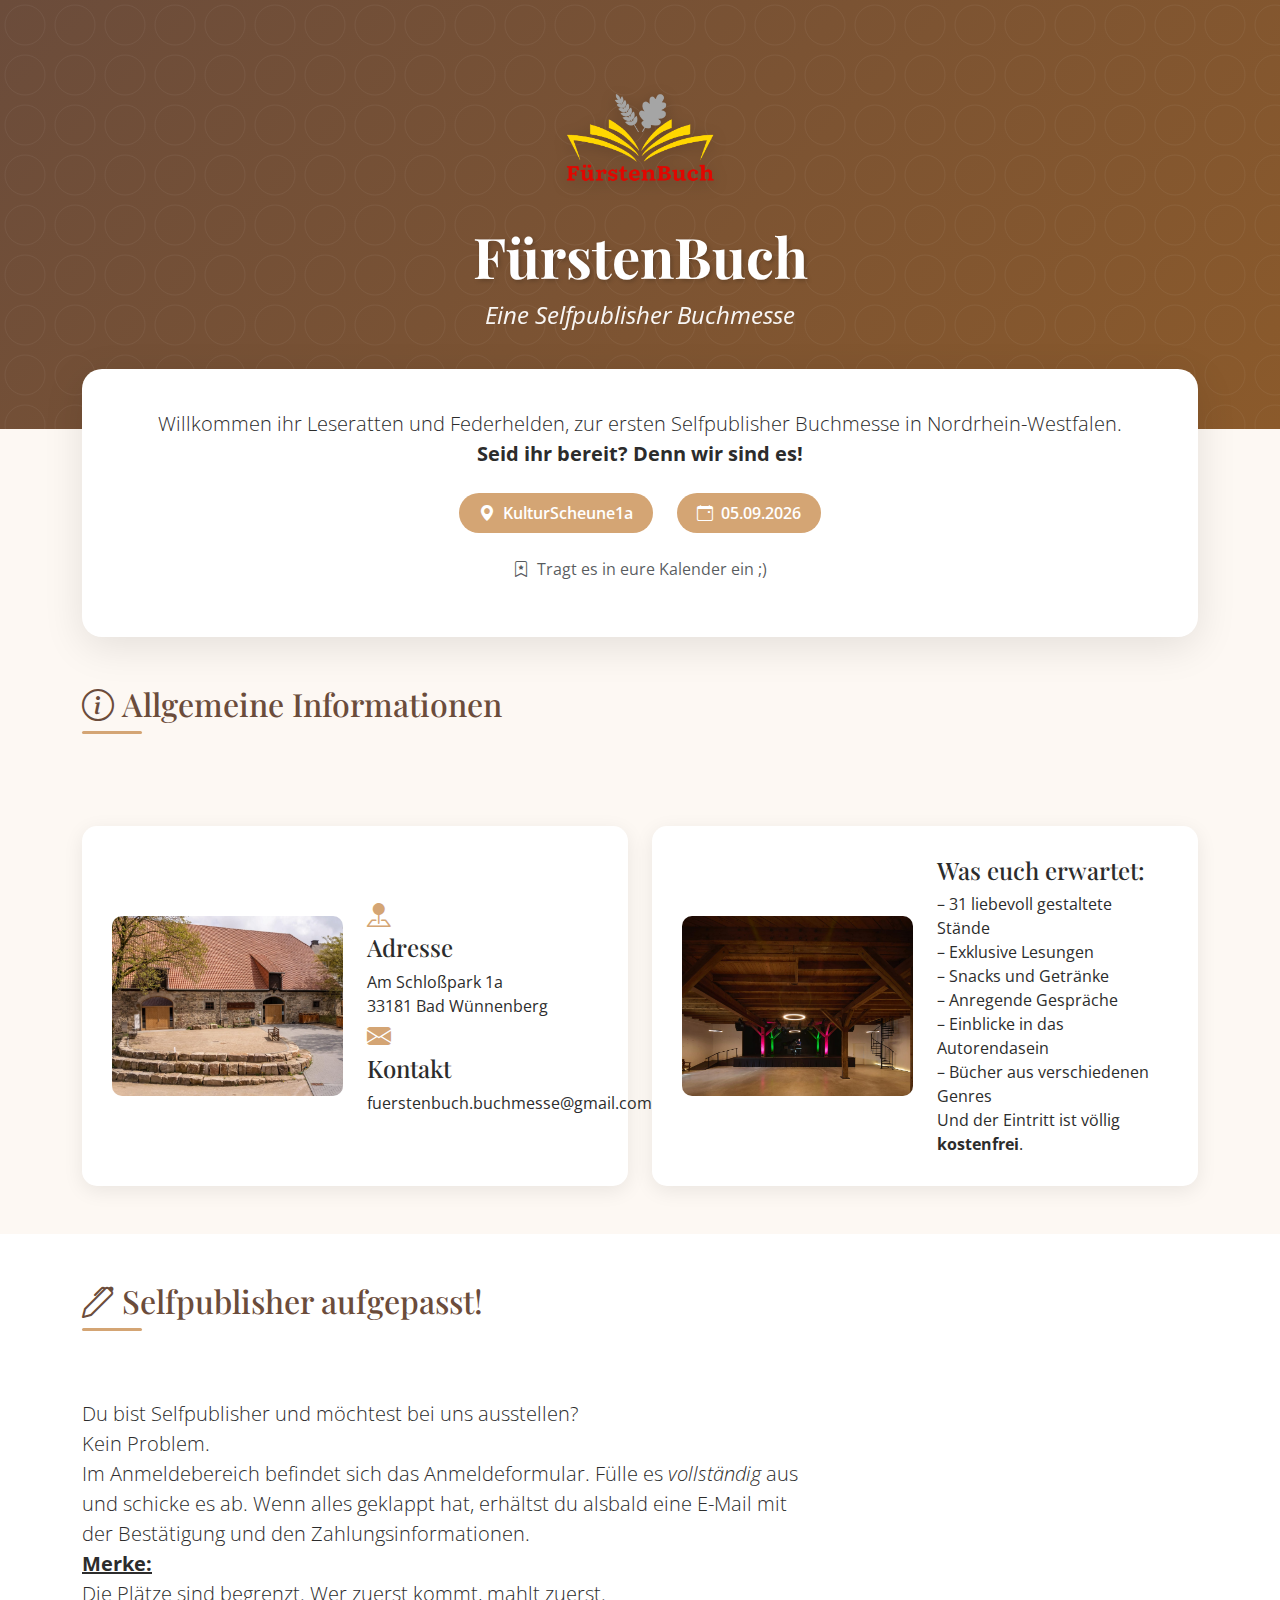
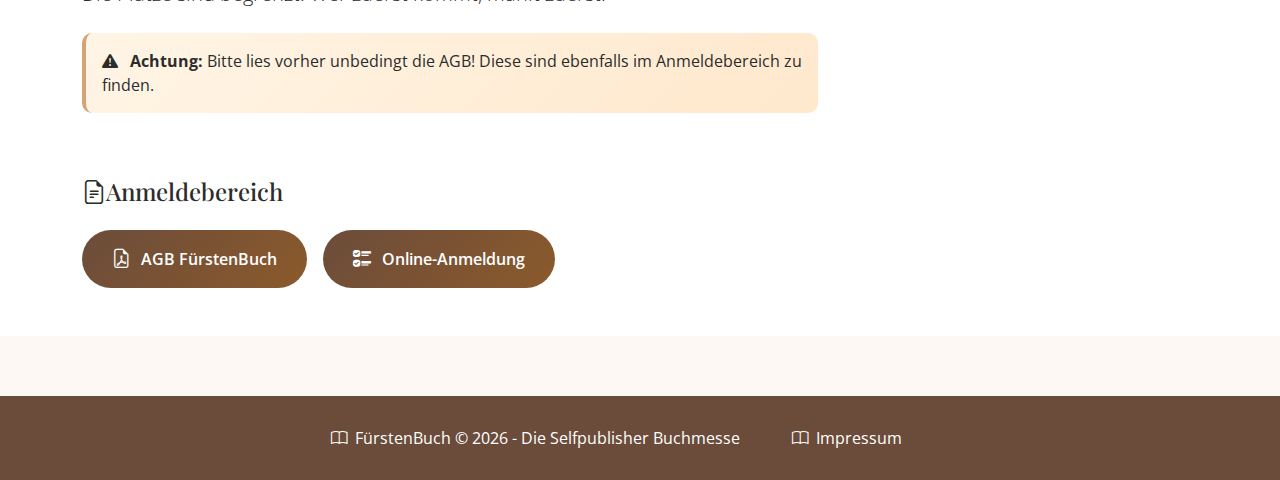
<file: index.html>
<!DOCTYPE html>
<html lang="de">
<head>
    <meta charset="UTF-8">
    <meta name="viewport" content="width=device-width, initial-scale=1.0">
    <title>FürstenBuch - Selfpublisher Buchmesse</title>
    
    <!-- Bootstrap 5 CSS -->
    <link href="https://cdn.jsdelivr.net/npm/bootstrap@5.3.2/dist/css/bootstrap.min.css" rel="stylesheet">
    <!-- Bootstrap Icons -->
    <link rel="stylesheet" href="https://cdn.jsdelivr.net/npm/bootstrap-icons@1.11.1/font/bootstrap-icons.css">
    <!-- Google Fonts -->
	<link href="https://fonts.googleapis.com/css2?family=Playfair+Display:wght@400;700&family=Open+Sans:wght@400;600;700&display=swap" rel="stylesheet">

    <!-- Custom Stylesheet -->
    <link rel="stylesheet" href="style.css">
</head>

<body>

    <!-- Hero Section -->
    <section class="hero-section text-center">
        <div class="container">
            <img src="Logo.png" alt="FürstenBuch Logo" class="hero-logo mb-4">
            <h1 class="hero-title">FürstenBuch</h1>
            <p class="hero-subtitle">Eine Selfpublisher Buchmesse</p>
        </div>
    </section>

    <!-- Event Info Card -->
    <div class="container">
        <div class="event-card text-center">
            <p class="lead mb-4">
                Willkommen ihr Leseratten und Federhelden, zur ersten Selfpublisher Buchmesse in Nordrhein-Westfalen.<br>
                <strong>Seid ihr bereit? Denn wir sind es!</strong>
            </p>
            <div class="row justify-content-center g-4">
                <div class="col-auto">
                    <span class="event-badge">
                        <i class="bi bi-geo-alt-fill me-2"></i>KulturScheune1a
                    </span>
                </div>
                <div class="col-auto">
                    <span class="event-badge">
                        <i class="bi bi-calendar-event me-2"></i>05.09.2026
                    </span>
                </div>
            </div>
            <p class="mt-4 text-muted">
                <i class="bi bi-bookmark-star me-2"></i>Tragt es in eure Kalender ein ;)
            </p>
        </div>
    </div>

    <!-- Allgemeine Informationen -->
    <section class="py-5">
        <div class="container">
            <h2 class="section-title">
                <i class="bi bi-info-circle me-2"></i>Allgemeine Informationen
            </h2>
            
            <div class="row mt-5 g-4">
				<div class="col-lg-6">
					<!-- Adresse -->
					<div class="info-card h-100">
						<div class="row">
							<div class="col-md-6 d-flex align-items-center justify-content-center">
								<img src="kulturscheune-aussen.jpeg" alt="Standort" class="img-fluid mb-3 mb-md-0">
							</div>
							<div class="col-md-6">
								<i class="bi bi-pin-map-fill info-icon-small"></i>
								<h4>Adresse</h4>
								<p class="mb-0">
									Am Schloßpark 1a<br>
									33181 Bad Wünnenberg
								</p>
								<i class="bi bi-envelope-fill info-icon-small"></i>
								<h4>Kontakt</h4>
								<p class="mb-0">
									fuerstenbuch.buchmesse@gmail.com
								</p>
							</div>
						</div>
					</div>
				</div>

				<div class="col-lg-6">
					<!-- Das erwartet dich -->
					<div class="info-card h-100">
						<div class="row">
							<div class="col-md-6 d-flex align-items-center justify-content-center">
								<img src="kulturscheune-innen.jpeg" alt="Standort" class="img-fluid mb-3 mb-md-0">
							</div>
							<div class="col-md-6">
								<h4>Was euch erwartet:</h4>
								<p class="mb-0">
									– 31 liebevoll gestaltete Stände<br>
									– Exklusive Lesungen<br>
									– Snacks und Getränke<br>
									– Anregende Gespräche<br>
									– Einblicke in das Autorendasein<br>
									– Bücher aus verschiedenen Genres<br>
									Und der Eintritt ist völlig <strong>kostenfrei</strong>.
								</p>
							</div>
						</div>
					</div>
				</div>
			</div>
        </div>
    </section>
	
	

    <!-- Selfpublisher Section -->
    <section class="py-5 bg-white">
        <div class="container">
            <h2 class="section-title">
                <i class="bi bi-pen me-2"></i>Selfpublisher aufgepasst!
            </h2>
            
            <div class="row mt-5">
                <div class="col-lg-8">
                    <p class="lead">
                        Du bist Selfpublisher und möchtest bei uns ausstellen?<br>
						Kein Problem.<br>
						Im Anmeldebereich befindet sich das Anmeldeformular. 
						Fülle es <em>vollständig</em> aus und schicke es ab. Wenn alles geklappt hat, erhältst du alsbald 
						eine E-Mail mit der Bestätigung und den Zahlungsinformationen.<br>
						<strong><u>Merke:</u></strong><br>
						Die Plätze sind begrenzt. Wer zuerst kommt, mahlt zuerst.
                    </p>
                    
                    <div class="alert alert-custom mt-4" role="alert">
                        <i class="bi bi-exclamation-triangle-fill me-2"></i>
                        <strong>Achtung:</strong> Bitte lies vorher unbedingt die AGB! 
                        Diese sind ebenfalls im Anmeldebereich zu finden.
                    </div>
                </div>
            </div>

            <!-- Download Section -->
            <div class="mt-5">
                <h3 class="h4 mb-4">
                    <i class="bi bi-file-earmark-text"></i>Anmeldebereich
                </h3>
                
                <div class="d-flex flex-wrap gap-3">
                    <a href="pdf/agb.pdf" download class="download-btn">
                        <i class="bi bi-file-earmark-pdf"></i>
                        AGB FürstenBuch
                    </a>
					<a href="https://docs.google.com/forms/d/e/1FAIpQLSdV_Z537vtxBsR0xn7l0oO9FF61Fk2m5bdjXSsr4HnP06hV0A/viewform?pli=1"
						target="_blank"
						class="download-btn">
						<i class="bi bi-ui-checks"></i>
						Online-Anmeldung
</a>
                </div>
            </div>
        </div>
    </section>

    <!-- Footer -->
    <footer class="footer text-center">
        <div class="container">
            <span><i class="bi bi-book me-2"></i>FürstenBuch © 2026 - Die Selfpublisher Buchmesse<span>
			<a href="impressum.html" class="m-5 text-white text-decoration-none">
				<i class="bi bi-book me-2"></i>Impressum
			</a>
        </div>
    </footer>

    <!-- Bootstrap 5 JS -->
    <script src="https://cdn.jsdelivr.net/npm/bootstrap@5.3.2/dist/js/bootstrap.bundle.min.js"></script>

</body>
</file>
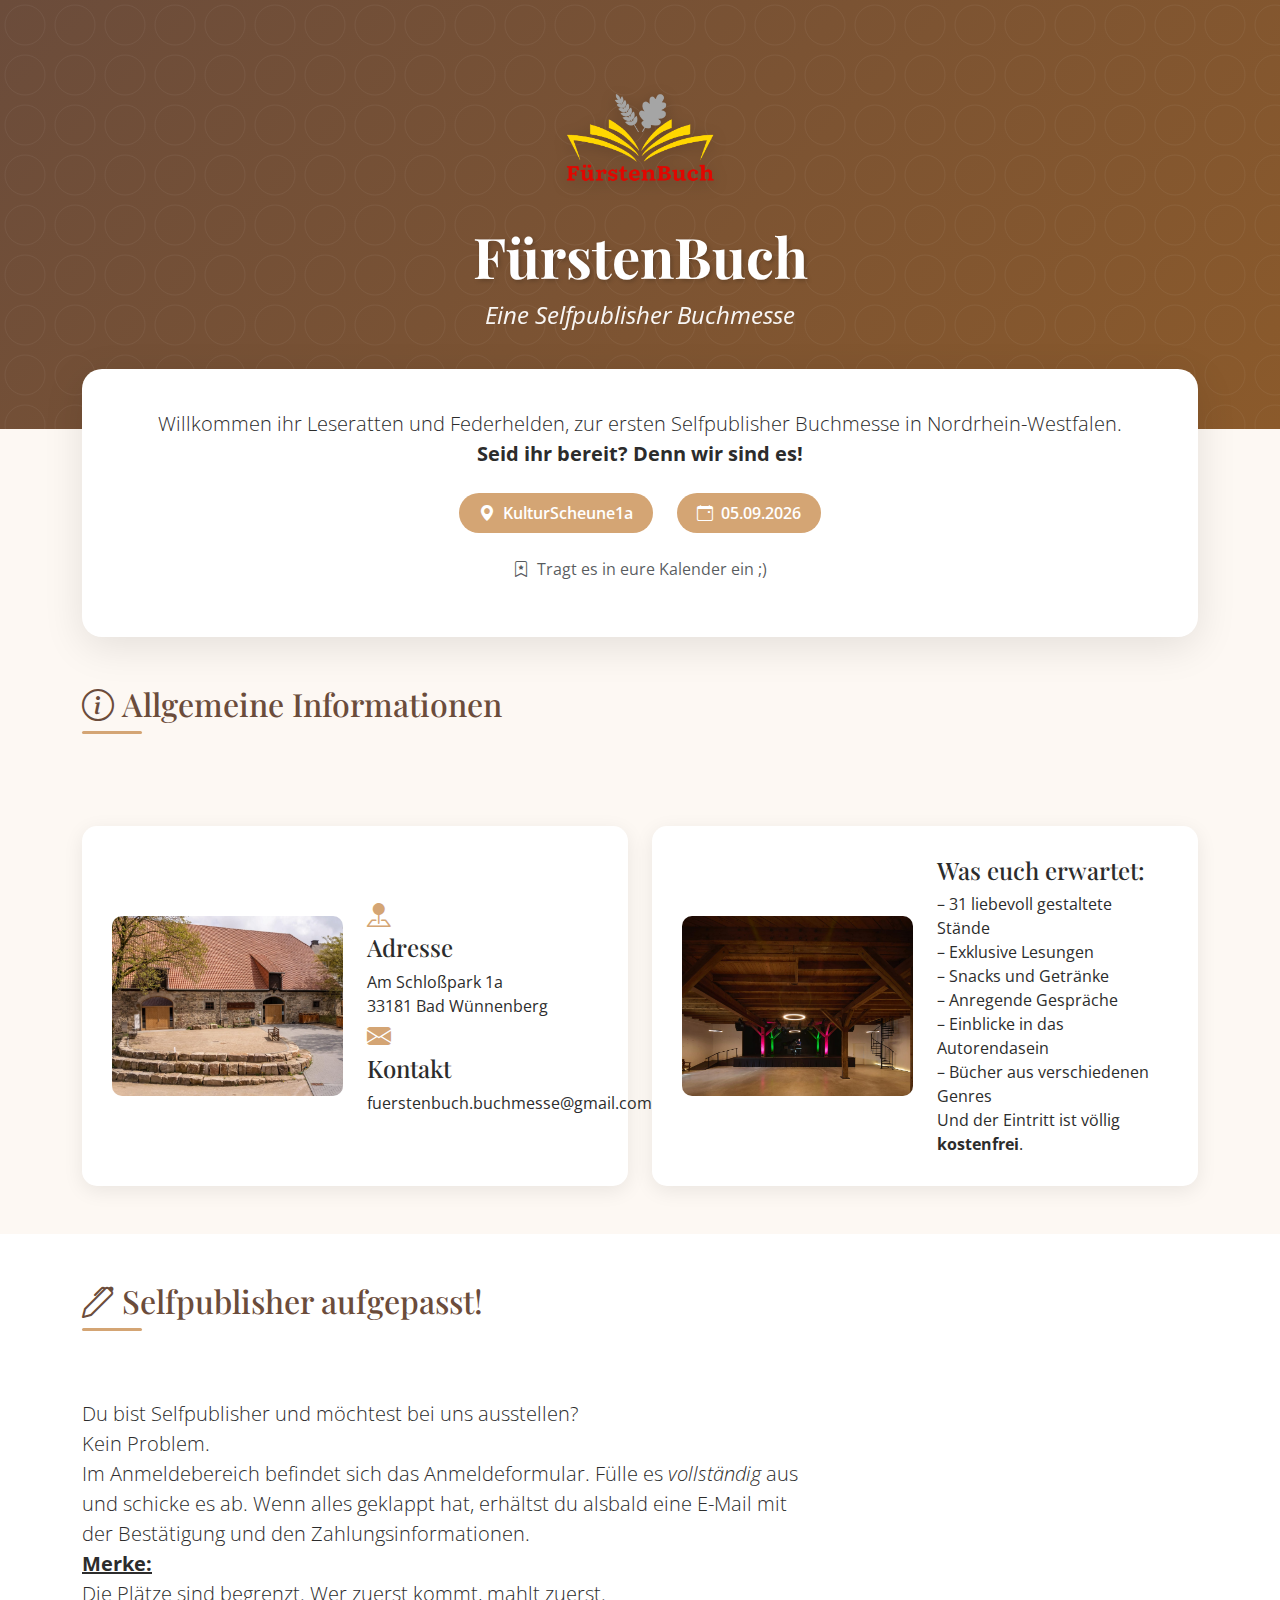
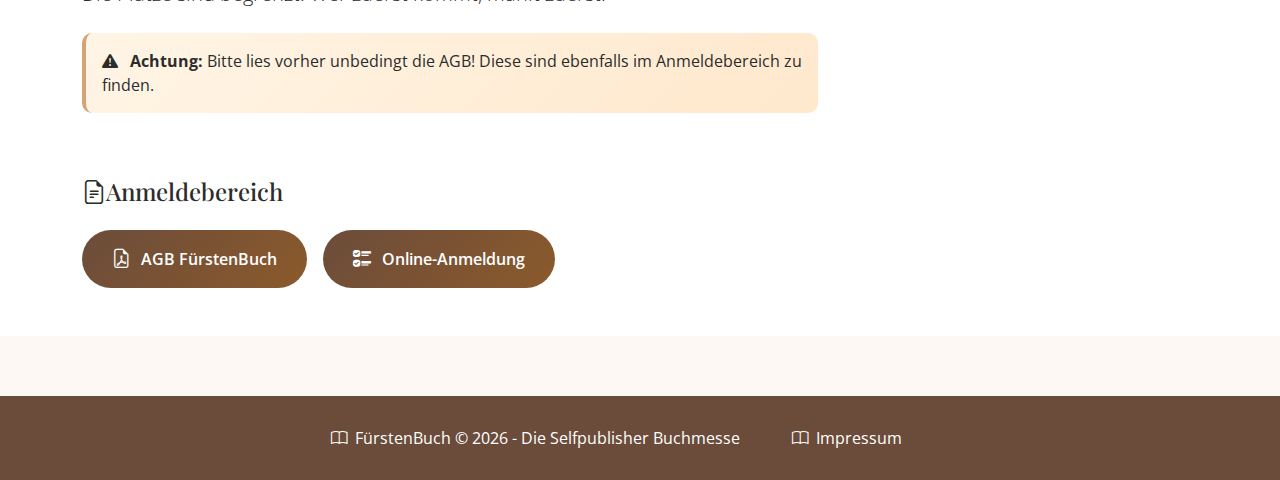
<file: Index.html>
<!DOCTYPE html>
<html lang="de">
<head>
    <meta charset="UTF-8">
    <meta name="viewport" content="width=device-width, initial-scale=1.0">
    <title>FürstenBuch - Selfpublisher Buchmesse</title>
    
    <!-- Bootstrap 5 CSS -->
    <link href="https://cdn.jsdelivr.net/npm/bootstrap@5.3.2/dist/css/bootstrap.min.css" rel="stylesheet">
    <!-- Bootstrap Icons -->
    <link rel="stylesheet" href="https://cdn.jsdelivr.net/npm/bootstrap-icons@1.11.1/font/bootstrap-icons.css">
    <!-- Google Fonts -->
	<link href="https://fonts.googleapis.com/css2?family=Playfair+Display:wght@400;700&family=Open+Sans:wght@400;600;700&display=swap" rel="stylesheet">

    <!-- Custom Stylesheet -->
    <link rel="stylesheet" href="style.css">
</head>

<body>

    <!-- Hero Section -->
    <section class="hero-section text-center">
        <div class="container">
            <img src="Logo.png" alt="FürstenBuch Logo" class="hero-logo mb-4">
            <h1 class="hero-title">FürstenBuch</h1>
            <p class="hero-subtitle">Eine Selfpublisher Buchmesse</p>
        </div>
    </section>

    <!-- Event Info Card -->
    <div class="container">
        <div class="event-card text-center">
            <p class="lead mb-4">
                Willkommen ihr Leseratten und Federhelden, zur ersten Selfpublisher Buchmesse in Nordrhein-Westfalen.<br>
                <strong>Seid ihr bereit? Denn wir sind es!</strong>
            </p>
            <div class="row justify-content-center g-4">
                <div class="col-auto">
                    <span class="event-badge">
                        <i class="bi bi-geo-alt-fill me-2"></i>KulturScheune1a
                    </span>
                </div>
                <div class="col-auto">
                    <span class="event-badge">
                        <i class="bi bi-calendar-event me-2"></i>05.09.2026
                    </span>
                </div>
            </div>
            <p class="mt-4 text-muted">
                <i class="bi bi-bookmark-star me-2"></i>Tragt es in eure Kalender ein ;)
            </p>
        </div>
    </div>

    <!-- Allgemeine Informationen -->
    <section class="py-5">
        <div class="container">
            <h2 class="section-title">
                <i class="bi bi-info-circle me-2"></i>Allgemeine Informationen
            </h2>
            
            <div class="row mt-5 g-4">
				<div class="col-lg-6">
					<!-- Adresse -->
					<div class="info-card h-100">
						<div class="row">
							<div class="col-md-6 d-flex align-items-center justify-content-center">
								<img src="kulturscheune-aussen.jpeg" alt="Standort" class="img-fluid mb-3 mb-md-0">
							</div>
							<div class="col-md-6">
								<i class="bi bi-pin-map-fill info-icon-small"></i>
								<h4>Adresse</h4>
								<p class="mb-0">
									Am Schloßpark 1a<br>
									33181 Bad Wünnenberg
								</p>
								<i class="bi bi-envelope-fill info-icon-small"></i>
								<h4>Kontakt</h4>
								<p class="mb-0">
									fuerstenbuch.buchmesse@gmail.com
								</p>
							</div>
						</div>
					</div>
				</div>

				<div class="col-lg-6">
					<!-- Das erwartet dich -->
					<div class="info-card h-100">
						<div class="row">
							<div class="col-md-6 d-flex align-items-center justify-content-center">
								<img src="kulturscheune-innen.jpeg" alt="Standort" class="img-fluid mb-3 mb-md-0">
							</div>
							<div class="col-md-6">
								<h4>Was euch erwartet:</h4>
								<p class="mb-0">
									– 31 liebevoll gestaltete Stände<br>
									– Exklusive Lesungen<br>
									– Snacks und Getränke<br>
									– Anregende Gespräche<br>
									– Einblicke in das Autorendasein<br>
									– Bücher aus verschiedenen Genres<br>
									Und der Eintritt ist völlig <strong>kostenfrei</strong>.
								</p>
							</div>
						</div>
					</div>
				</div>
			</div>
        </div>
    </section>
	
	

    <!-- Selfpublisher Section -->
    <section class="py-5 bg-white">
        <div class="container">
            <h2 class="section-title">
                <i class="bi bi-pen me-2"></i>Selfpublisher aufgepasst!
            </h2>
            
            <div class="row mt-5">
                <div class="col-lg-8">
                    <p class="lead">
                        Du bist Selfpublisher und möchtest bei uns ausstellen?<br>
						Kein Problem.<br>
						Im Anmeldebereich befindet sich das Anmeldeformular. 
						Fülle es <em>vollständig</em> aus und schicke es ab. Wenn alles geklappt hat, erhältst du alsbald 
						eine E-Mail mit der Bestätigung und den Zahlungsinformationen.<br>
						<strong><u>Merke:</u></strong><br>
						Die Plätze sind begrenzt. Wer zuerst kommt, mahlt zuerst.
                    </p>
                    
                    <div class="alert alert-custom mt-4" role="alert">
                        <i class="bi bi-exclamation-triangle-fill me-2"></i>
                        <strong>Achtung:</strong> Bitte lies vorher unbedingt die AGB! 
                        Diese sind ebenfalls im Anmeldebereich zu finden.
                    </div>
                </div>
            </div>

            <!-- Download Section -->
            <div class="mt-5">
                <h3 class="h4 mb-4">
                    <i class="bi bi-file-earmark-text"></i>Anmeldebereich
                </h3>
                
                <div class="d-flex flex-wrap gap-3">
                    <a href="pdf/AGB_FürstenBuch.pdf" download class="download-btn">
                        <i class="bi bi-file-earmark-pdf"></i>
                        AGB FürstenBuch
                    </a>
					<a href="https://docs.google.com/forms/d/e/1FAIpQLSdV_Z537vtxBsR0xn7l0oO9FF61Fk2m5bdjXSsr4HnP06hV0A/viewform?pli=1"
						target="_blank"
						class="download-btn">
						<i class="bi bi-ui-checks"></i>
						Online-Anmeldung
</a>
                </div>
            </div>
        </div>
    </section>

    <!-- Footer -->
    <footer class="footer text-center">
        <div class="container">
            <span><i class="bi bi-book me-2"></i>FürstenBuch © 2026 - Die Selfpublisher Buchmesse<span>
			<a href="impressum.html" class="m-5 text-white text-decoration-none">
				<i class="bi bi-book me-2"></i>Impressum
			</a>
        </div>
    </footer>

    <!-- Bootstrap 5 JS -->
    <script src="https://cdn.jsdelivr.net/npm/bootstrap@5.3.2/dist/js/bootstrap.bundle.min.js"></script>

</body>
</file>
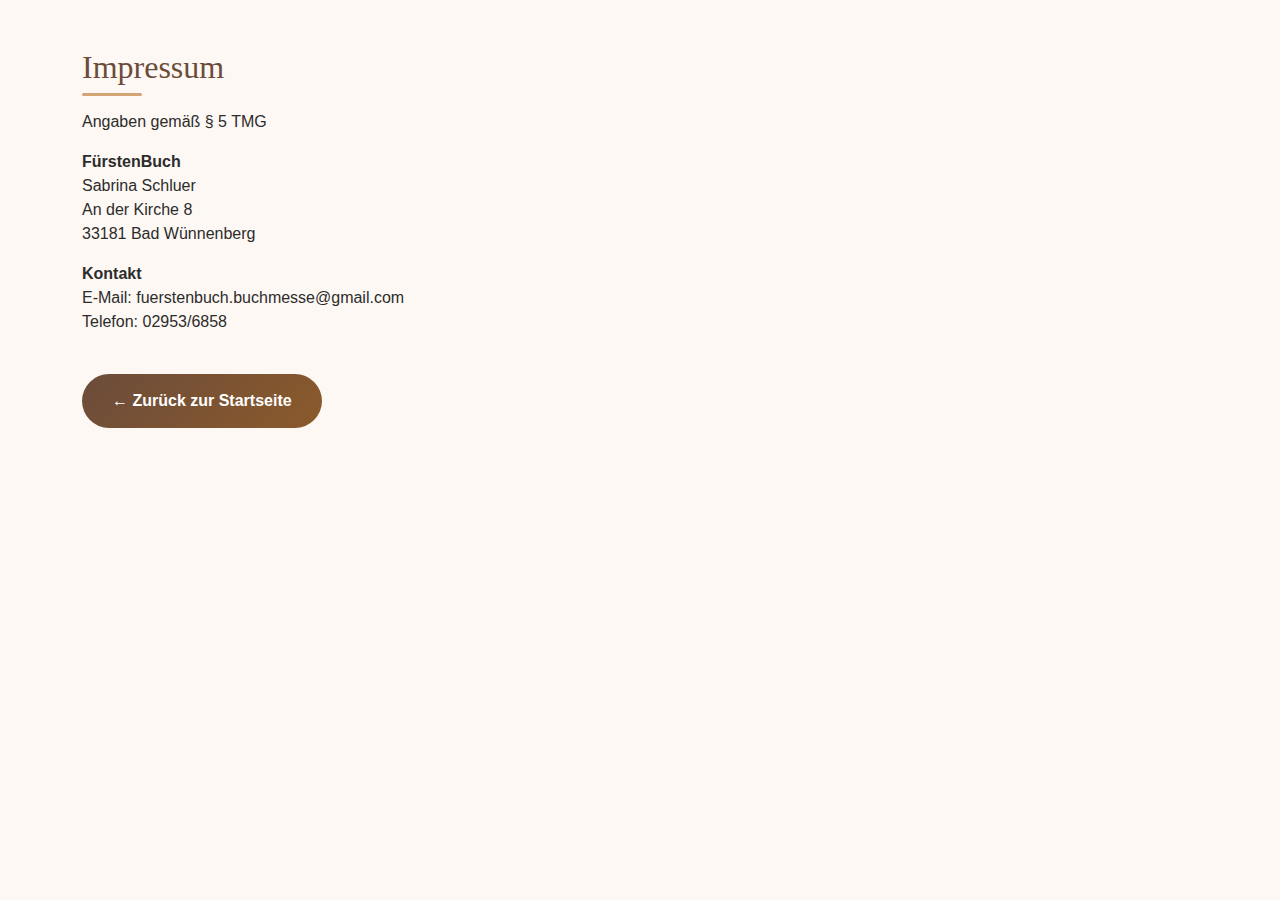
<file: Impressum.html>
<!DOCTYPE html>
<html lang="de">
<head>
    <meta charset="UTF-8">
    <meta name="viewport" content="width=device-width, initial-scale=1.0">
    <title>Impressum – FürstenBuch</title>

    <!-- Bootstrap & Styles -->
    <link href="https://cdn.jsdelivr.net/npm/bootstrap@5.3.2/dist/css/bootstrap.min.css" rel="stylesheet">
    <link rel="stylesheet" href="style.css">
</head>

<body>

<section class="py-5">
    <div class="container">
        <h1 class="section-title mb-4">Impressum</h1>

        <p>
            Angaben gemäß § 5 TMG
        </p>

        <p>
            <strong>FürstenBuch</strong><br>
            Sabrina Schluer<br>
			An der Kirche 8<br>
            33181 Bad Wünnenberg
        </p>

        <p>
            <strong>Kontakt</strong><br>
            E-Mail: fuerstenbuch.buchmesse@gmail.com<br>
			Telefon: 02953/6858
        </p>

        <a href="index.html" class="download-btn mt-4 d-inline-block">
            ← Zurück zur Startseite
        </a>
    </div>
</section>

</body>
</html>
</file>
<file: style.css>
/* ===================================
   FürstenBuch - Stylesheet
   =================================== */

/* CSS Variablen */
:root {
    --primary-color: #6b4c3b;
    --secondary-color: #d4a574;
    --accent-color: #8b5a2b;
    --light-bg: #fdf8f3;
    --dark-text: #2c2c2c;
}

/* ===================================
   Basis Styles
   =================================== */
body {
    font-family: 'Open Sans', sans-serif;
    color: var(--dark-text);
    background-color: var(--light-bg);
}

h1, h2, h3, h4, h5 {
    font-family: 'Playfair Display', serif;
}

strong {
    font-weight: 700;
}

/* ===================================
   Hero Section
   =================================== */
.hero-section {
    background: linear-gradient(135deg, var(--primary-color) 0%, var(--accent-color) 100%);
    color: white;
    padding: 80px 0;
    position: relative;
    overflow: hidden;
}

.hero-section::before {
    content: '';
    position: absolute;
    top: 0;
    left: 0;
    right: 0;
    bottom: 0;
    background: url('data:image/svg+xml,<svg xmlns="http://www.w3.org/2000/svg" viewBox="0 0 100 100"><circle cx="50" cy="50" r="40" fill="none" stroke="rgba(255,255,255,0.05)" stroke-width="2"/></svg>');
    background-size: 50px;
}

.hero-logo {
    max-width: 150px;
    height: auto;
    filter: drop-shadow(0 4px 8px rgba(0,0,0,0.2));
}

.hero-title {
    font-size: 3.5rem;
    font-weight: 700;
    text-shadow: 2px 2px 4px rgba(0,0,0,0.2);
}

.hero-subtitle {
    font-size: 1.5rem;
    opacity: 0.95;
    font-style: italic;
}

/* ===================================
   Event Card
   =================================== */
.event-card {
    background: white;
    border-radius: 20px;
    box-shadow: 0 10px 40px rgba(0,0,0,0.1);
    padding: 40px;
    margin-top: -60px;
    position: relative;
    z-index: 10;
}

.event-badge {
    background: var(--secondary-color);
    color: white;
    padding: 8px 20px;
    border-radius: 50px;
    font-weight: 600;
    display: inline-block;
}

/* ===================================
   Section Styling
   =================================== */
.section-title {
    font-size: 2rem;
    color: var(--primary-color);
    margin-bottom: 30px;
    position: relative;
    display: inline-block;
}

.section-title::after {
    content: '';
    position: absolute;
    bottom: -10px;
    left: 0;
    width: 60px;
    height: 3px;
    background: var(--secondary-color);
    border-radius: 2px;
}

/* ===================================
   Info Card
   =================================== */
.info-card {
    background: white;
    border-radius: 15px;
    padding: 30px;
    box-shadow: 0 5px 20px rgba(0,0,0,0.08);
    height: 100%;
    transition: transform 0.3s ease, box-shadow 0.3s ease;
}

.info-card > .row {
    height: 100%;
    align-items: center;
}

.info-card:hover {
    transform: translateY(-5px);
    box-shadow: 0 15px 40px rgba(0,0,0,0.15);
}

.info-card img {
    width: 100%;
    height: 180px;
    object-fit: cover;
    border-radius: 10px;
    display: block;
}

.info-icon {
    font-size: 2.5rem;
    color: var(--secondary-color);
    margin-bottom: 15px;
}

.info-icon-small {
	font-size: 1.5rem;
    color: var(--secondary-color);
    margin-bottom: 15px;
}

/* ===================================
   Download Buttons
   =================================== */
.download-btn {
    background: linear-gradient(135deg, var(--primary-color) 0%, var(--accent-color) 100%);
    color: white;
    padding: 15px 30px;
    border-radius: 50px;
    text-decoration: none;
    display: inline-flex;
    align-items: center;
    gap: 10px;
    font-weight: 600;
    transition: all 0.3s ease;
    border: none;
}

.download-btn:hover {
    transform: translateY(-3px);
    box-shadow: 0 10px 25px rgba(107, 76, 59, 0.4);
    color: white;
}

.download-btn i {
    font-size: 1.2rem;
}

/* ===================================
   Alert Box
   =================================== */
.alert-custom {
    background: linear-gradient(135deg, #fff5e6 0%, #ffe8cc 100%);
    border: none;
    border-left: 4px solid var(--secondary-color);
    border-radius: 10px;
}

/* ===================================
   Footer
   =================================== */
.footer {
    background: var(--primary-color);
    color: white;
    padding: 30px 0;
    margin-top: 60px;
}

/* ===================================
   Responsive Design
   =================================== */
@media (max-width: 768px) {
    .hero-title {
        font-size: 2.5rem;
    }
    
    .hero-section {
        padding: 50px 0;
    }
    
    .event-card {
        margin-top: -30px;
        padding: 25px;
    }
	
    .info-card {
        flex-direction: column;
        text-align: center;
    }

    .info-card img {
        max-height: 160px;
        margin-bottom: 15px;
    }
}
	
footer a:hover {
    text-decoration: underline;
}
</file>
